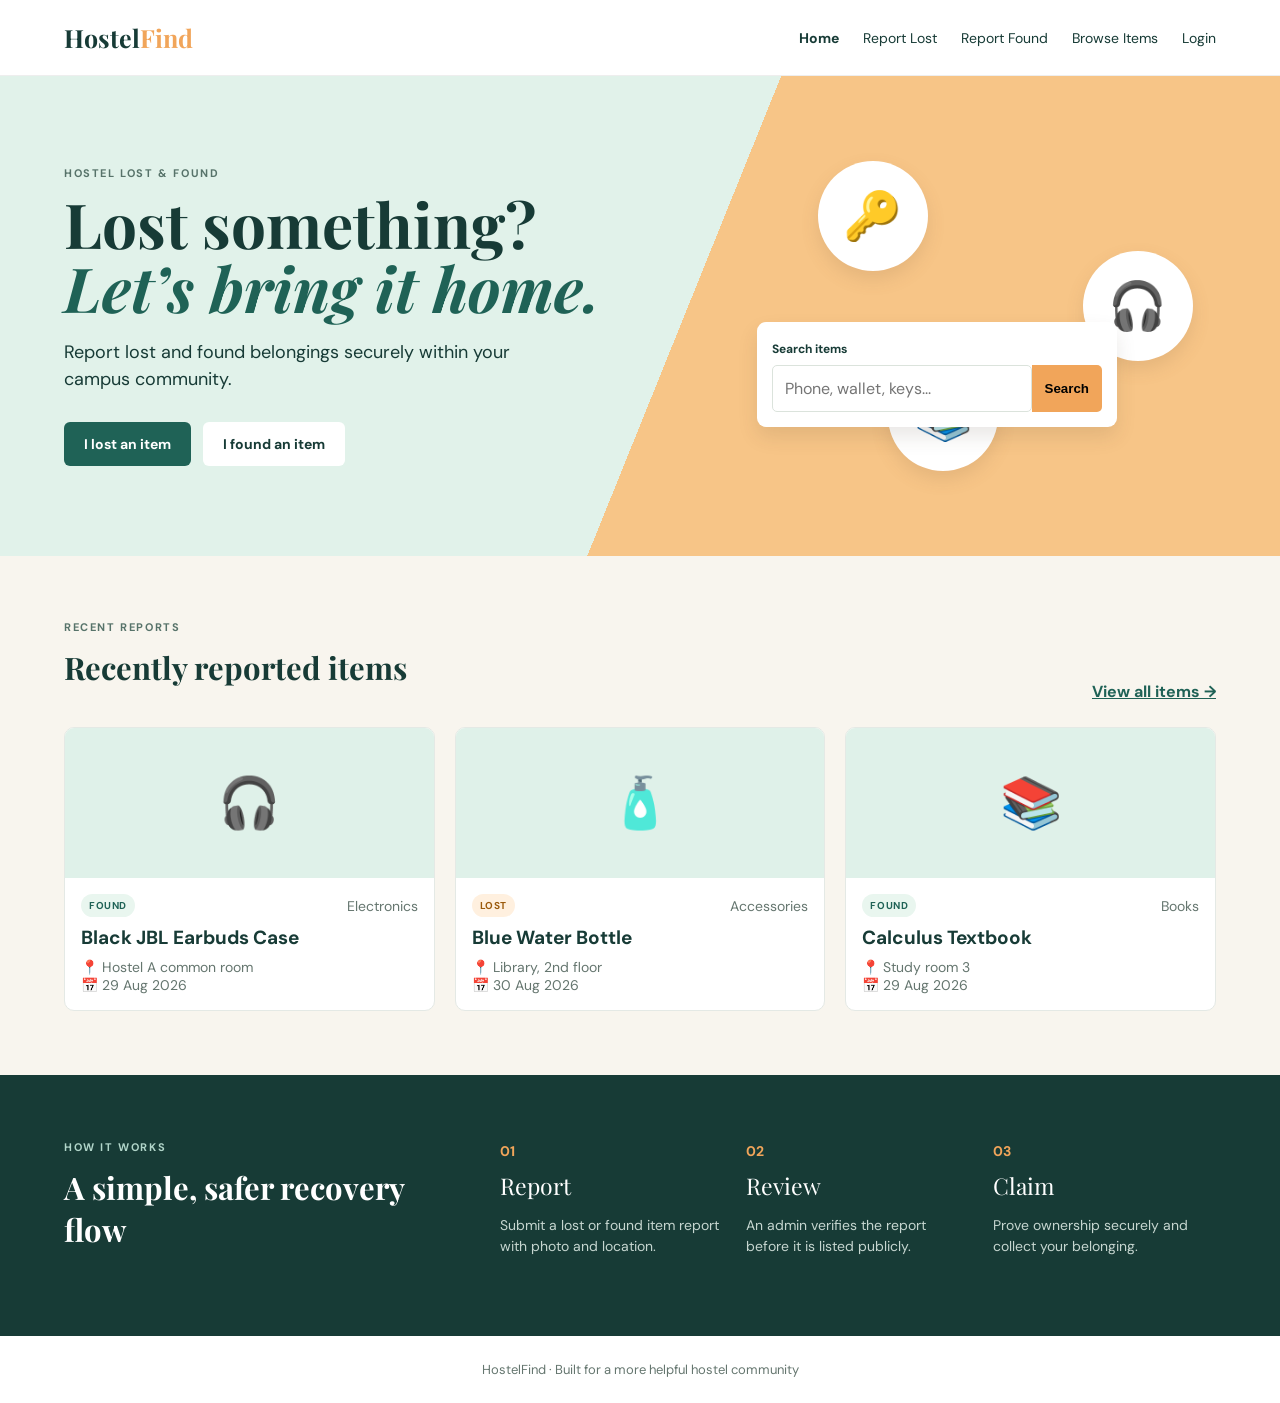
<file: pehle-mvp-decide-karo-first-version/frontend/index.html>
<!doctype html><html lang="en"><head><meta charset="UTF-8"><meta name="viewport" content="width=device-width,initial-scale=1.0"><title>HostelFind | Lost & Found</title><link rel="stylesheet" href="css/style.css"></head><body>
<header><a class="brand" href="index.html">Hostel<span>Find</span></a><button class="menu" aria-label="Toggle navigation">☰</button><nav><a class="active" href="index.html">Home</a><a href="report.html?type=LOST">Report Lost</a><a href="report.html?type=FOUND">Report Found</a><a href="items.html">Browse Items</a><a href="login.html">Login</a></nav></header>
<main><section class="hero"><div><p class="eyebrow">HOSTEL LOST & FOUND</p><h1>Lost something?<br><em>Let’s bring it home.</em></h1><p>Report lost and found belongings securely within your campus community.</p><div class="actions"><a class="btn primary" href="report.html?type=LOST">I lost an item</a><a class="btn light" href="report.html?type=FOUND">I found an item</a></div></div><div class="hero-art"><span>🔑</span><span>🎧</span><span>📚</span><div class="search-card"><label>Search items</label><form id="home-search"><input name="q" placeholder="Phone, wallet, keys..."><button>Search</button></form></div></div></section>
<section class="section"><div class="section-heading"><div><p class="eyebrow">RECENT REPORTS</p><h2>Recently reported items</h2></div><a href="items.html">View all items →</a></div><div class="cards" id="recent-items"></div></section>
<section class="how"><div><p class="eyebrow">HOW IT WORKS</p><h2>A simple, safer recovery flow</h2></div><div class="steps"><article><b>01</b><h3>Report</h3><p>Submit a lost or found item report with photo and location.</p></article><article><b>02</b><h3>Review</h3><p>An admin verifies the report before it is listed publicly.</p></article><article><b>03</b><h3>Claim</h3><p>Prove ownership securely and collect your belonging.</p></article></div></section></main>
<footer>HostelFind · Built for a more helpful hostel community</footer><script src="js/app.js"></script></body></html>
</file>
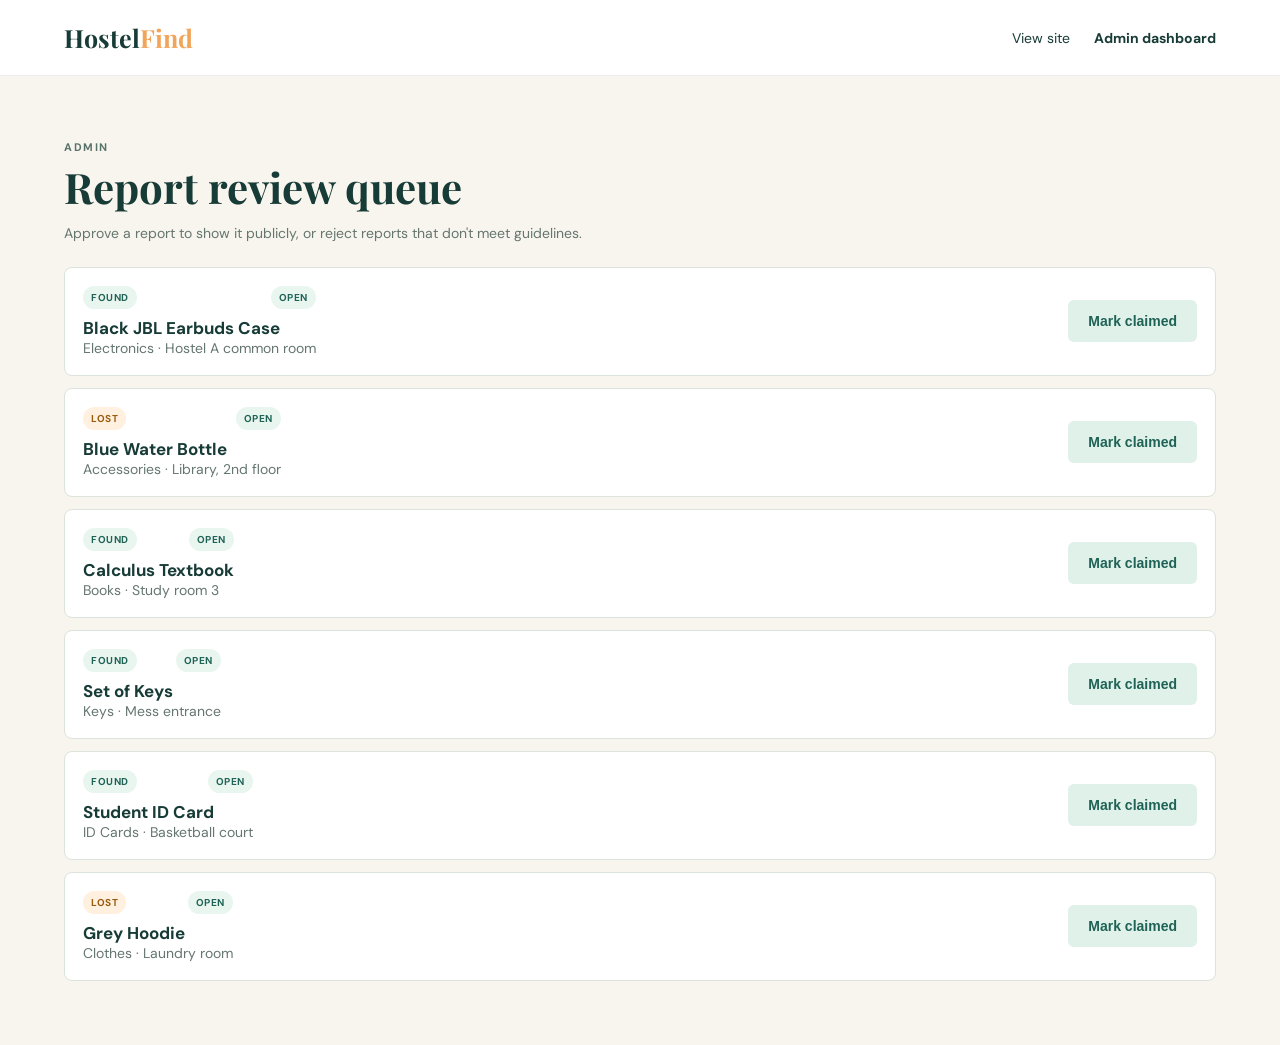
<file: pehle-mvp-decide-karo-first-version/frontend/admin.html>
<!doctype html><html lang="en"><head><meta charset="UTF-8"><meta name="viewport" content="width=device-width,initial-scale=1.0"><title>Admin Dashboard | HostelFind</title><link rel="stylesheet" href="css/style.css"></head><body><header><a class="brand" href="index.html">Hostel<span>Find</span></a><nav><a href="index.html">View site</a><a class="active" href="admin.html">Admin dashboard</a></nav></header><main class="page"><p class="eyebrow">ADMIN</p><h1>Report review queue</h1><p class="muted">Approve a report to show it publicly, or reject reports that don't meet guidelines.</p><div id="admin-items" class="admin-list"></div></main><script src="js/app.js"></script></body></html>
</file>
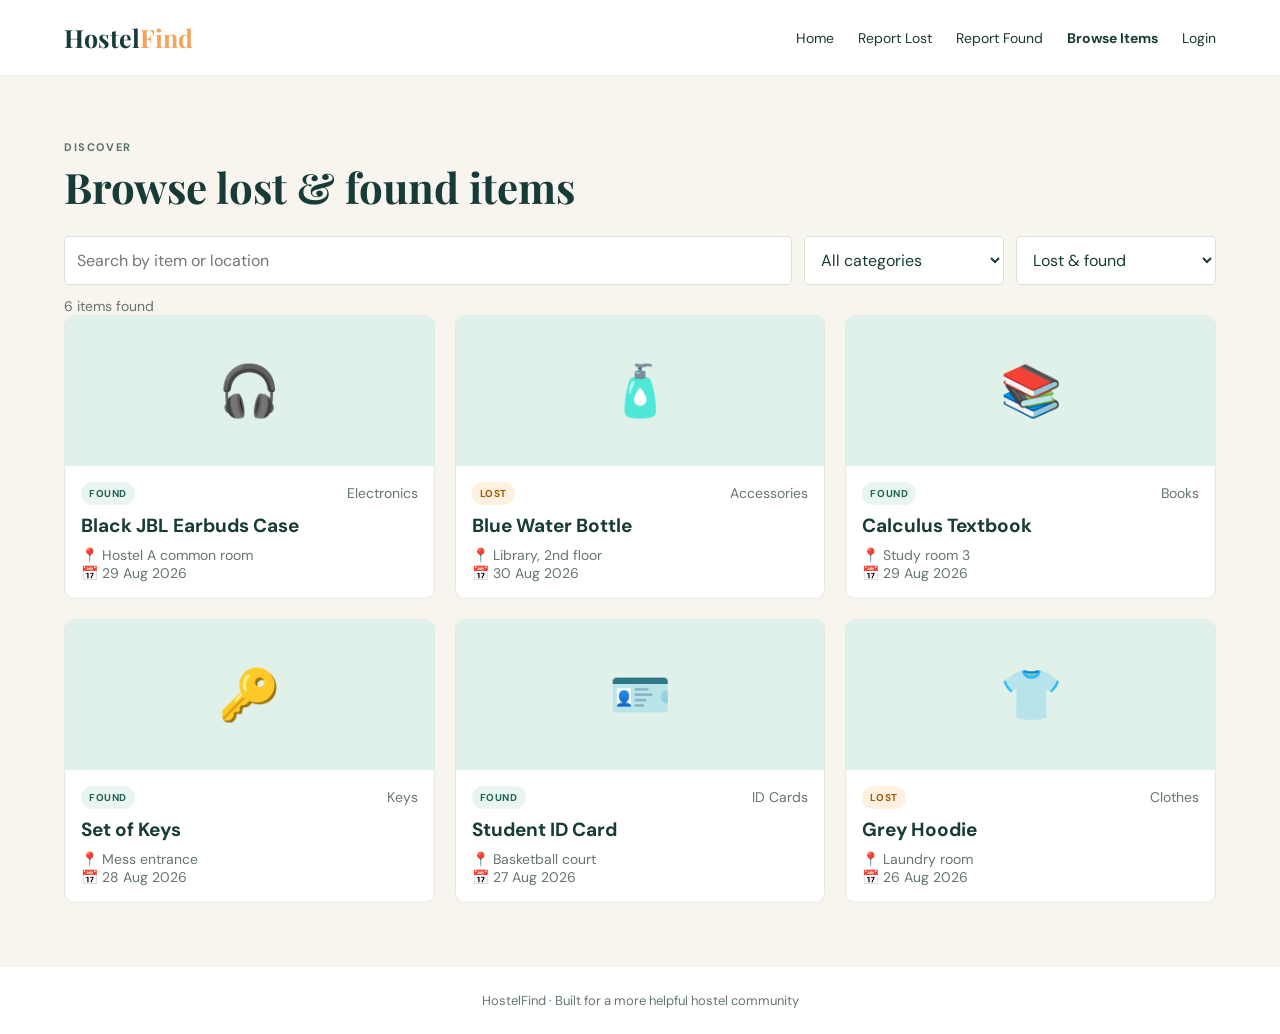
<file: pehle-mvp-decide-karo-first-version/frontend/items.html>
<!doctype html><html lang="en"><head><meta charset="UTF-8"><meta name="viewport" content="width=device-width,initial-scale=1.0"><title>Browse Items | HostelFind</title><link rel="stylesheet" href="css/style.css"></head><body><header><a class="brand" href="index.html">Hostel<span>Find</span></a><button class="menu">☰</button><nav><a href="index.html">Home</a><a href="report.html?type=LOST">Report Lost</a><a href="report.html?type=FOUND">Report Found</a><a class="active" href="items.html">Browse Items</a><a href="login.html">Login</a></nav></header><main class="page"><p class="eyebrow">DISCOVER</p><h1>Browse lost & found items</h1><div class="filters"><input id="search" placeholder="Search by item or location"><select id="category"><option value="">All categories</option><option>Electronics</option><option>ID Cards</option><option>Keys</option><option>Clothes</option><option>Books</option><option>Wallet</option><option>Accessories</option><option>Other</option></select><select id="type"><option value="">Lost & found</option><option value="LOST">Lost</option><option value="FOUND">Found</option></select></div><p id="result-count" class="muted"></p><div class="cards" id="item-list"></div></main><footer>HostelFind · Built for a more helpful hostel community</footer><script src="js/app.js"></script></body></html>
</file>
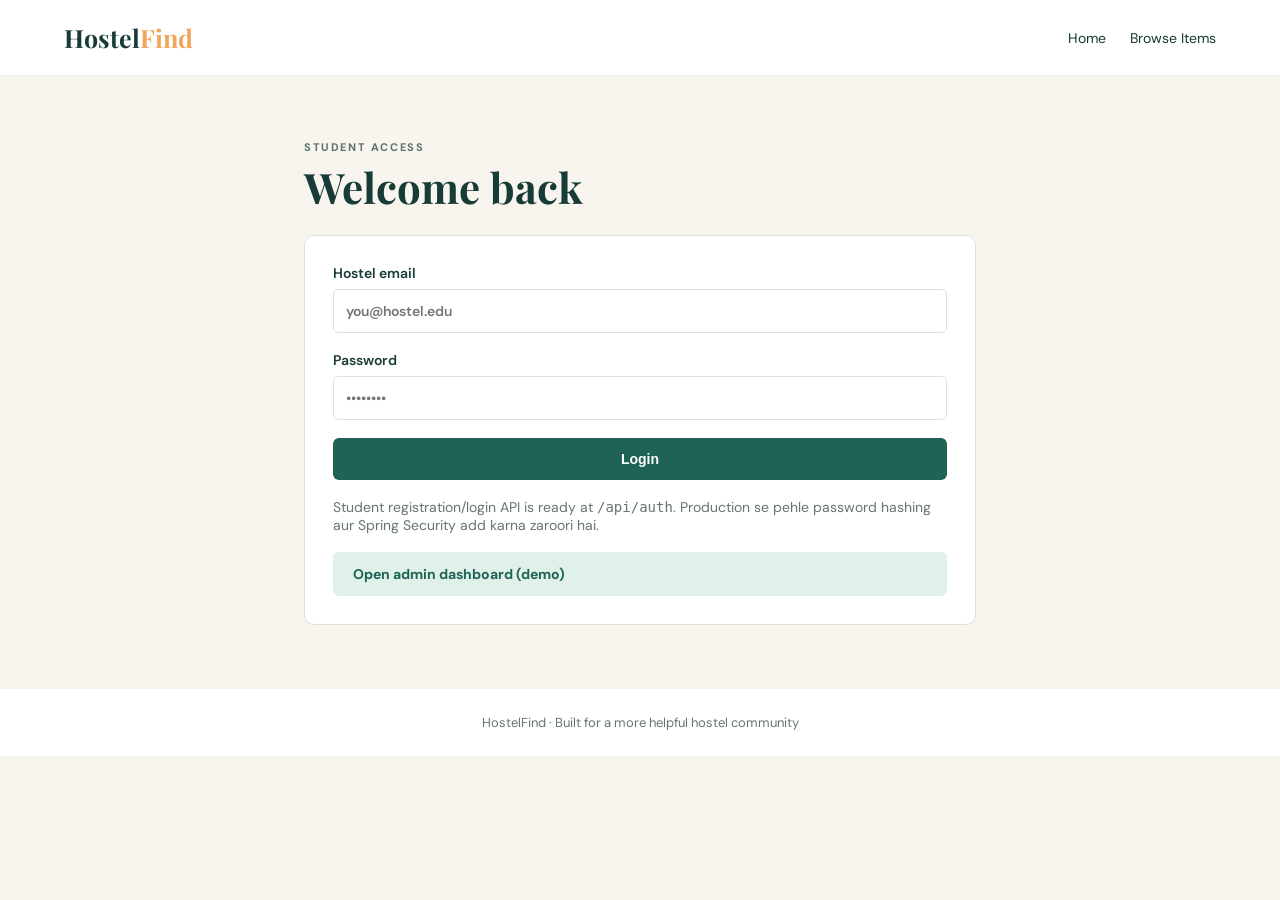
<file: pehle-mvp-decide-karo-first-version/frontend/login.html>
<!doctype html><html lang="en"><head><meta charset="UTF-8"><meta name="viewport" content="width=device-width,initial-scale=1.0"><title>Login | HostelFind</title><link rel="stylesheet" href="css/style.css"></head><body><header><a class="brand" href="index.html">Hostel<span>Find</span></a><nav><a href="index.html">Home</a><a href="items.html">Browse Items</a></nav></header><main class="page narrow"><p class="eyebrow">STUDENT ACCESS</p><h1>Welcome back</h1><form class="form-card" id="login-form"><label>Hostel email<input required type="email" placeholder="you@hostel.edu"></label><label>Password<input required type="password" placeholder="••••••••"></label><button class="btn primary">Login</button><p class="muted">Student registration/login API is ready at <code>/api/auth</code>. Production se pehle password hashing aur Spring Security add karna zaroori hai.</p><a class="btn secondary" href="admin.html">Open admin dashboard (demo)</a></form></main><footer>HostelFind · Built for a more helpful hostel community</footer><script src="js/app.js"></script></body></html>
</file>
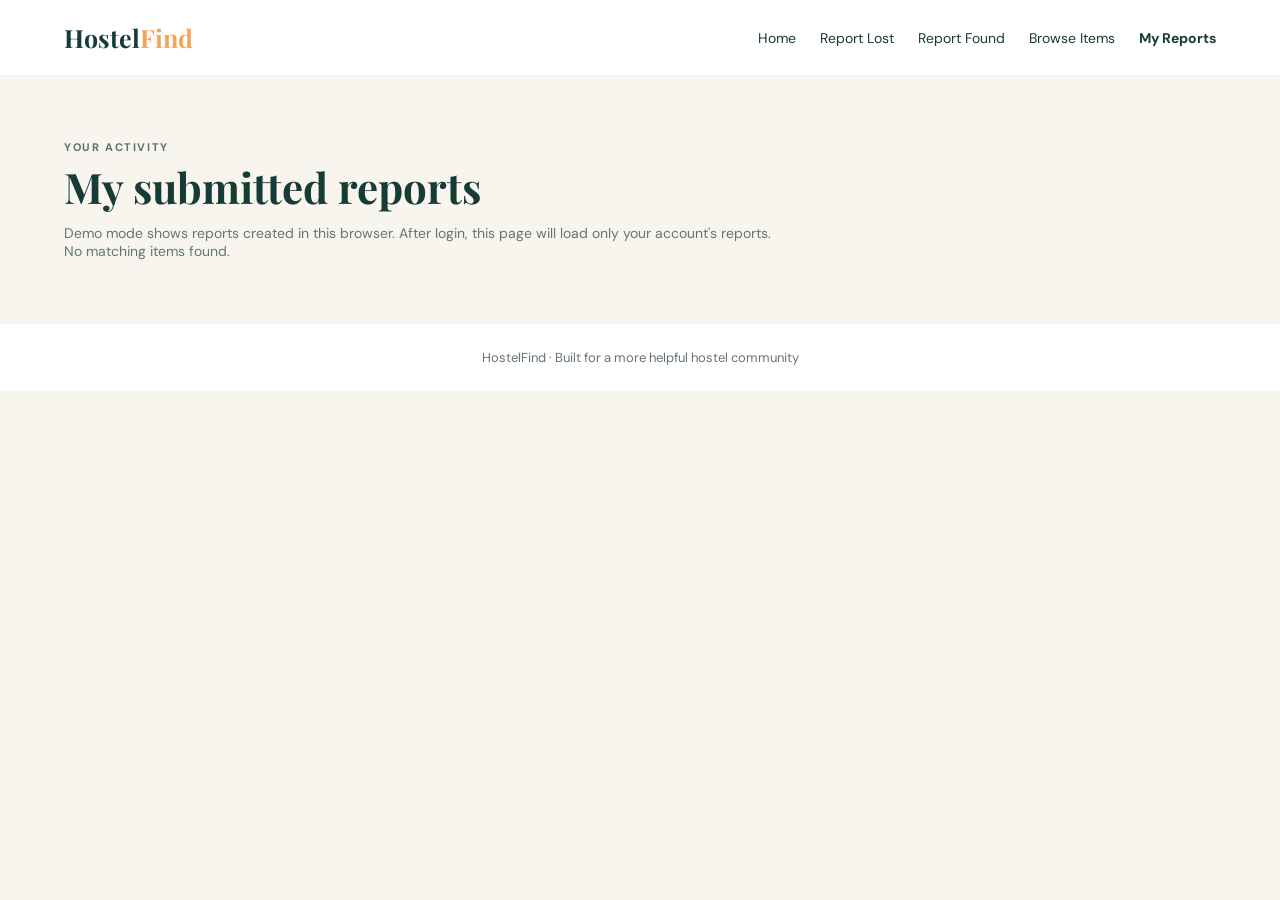
<file: pehle-mvp-decide-karo-first-version/frontend/my-reports.html>
<!doctype html><html lang="en"><head><meta charset="UTF-8"><meta name="viewport" content="width=device-width,initial-scale=1.0"><title>My Reports | HostelFind</title><link rel="stylesheet" href="css/style.css"></head><body><header><a class="brand" href="index.html">Hostel<span>Find</span></a><button class="menu">☰</button><nav><a href="index.html">Home</a><a href="report.html?type=LOST">Report Lost</a><a href="report.html?type=FOUND">Report Found</a><a href="items.html">Browse Items</a><a class="active" href="my-reports.html">My Reports</a></nav></header><main class="page"><p class="eyebrow">YOUR ACTIVITY</p><h1>My submitted reports</h1><p class="muted">Demo mode shows reports created in this browser. After login, this page will load only your account's reports.</p><div class="cards" id="my-items"></div></main><footer>HostelFind · Built for a more helpful hostel community</footer><script src="js/app.js"></script></body></html>
</file>
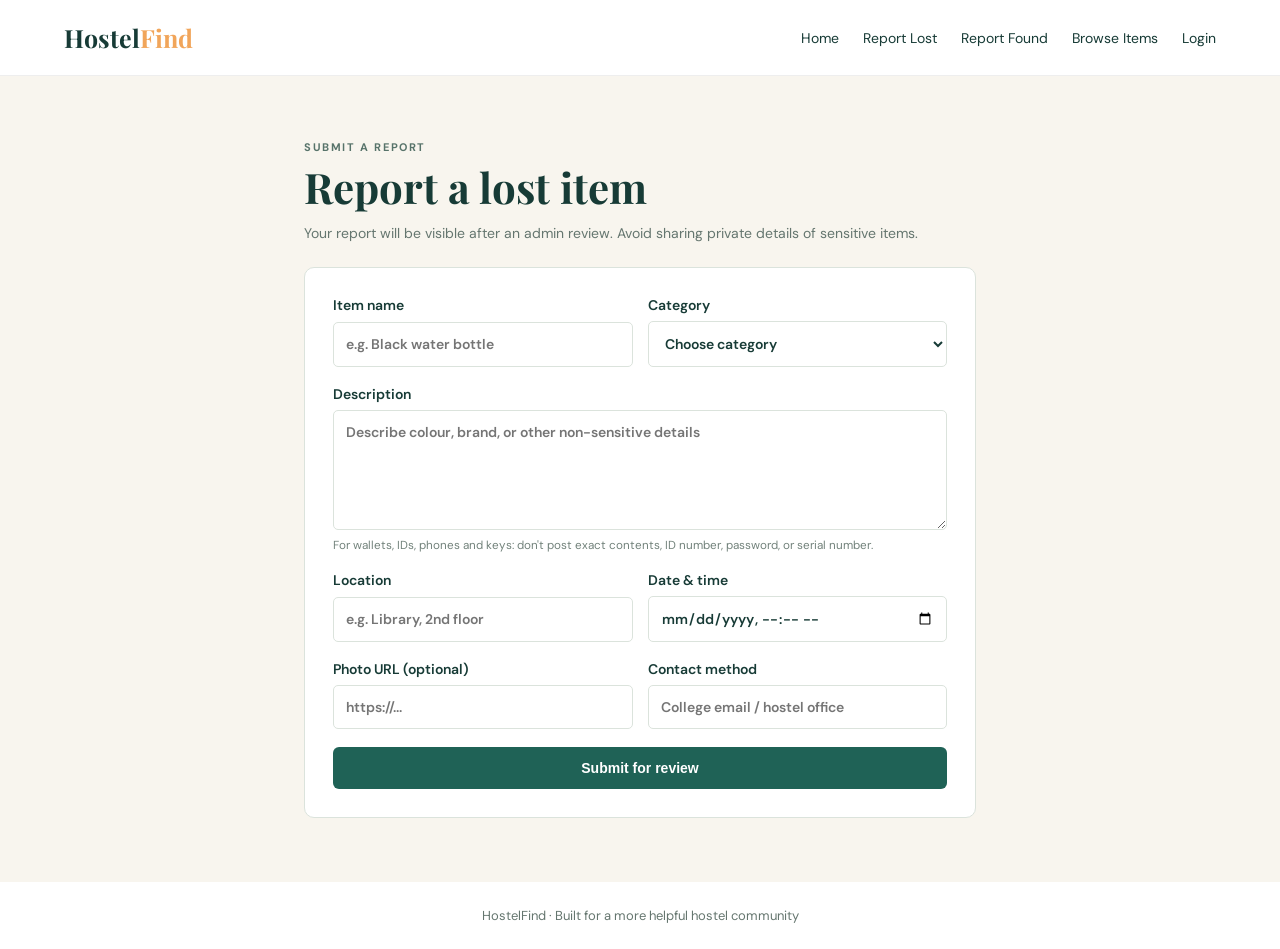
<file: pehle-mvp-decide-karo-first-version/frontend/report.html>
<!doctype html><html lang="en"><head><meta charset="UTF-8"><meta name="viewport" content="width=device-width,initial-scale=1.0"><title>Report Item | HostelFind</title><link rel="stylesheet" href="css/style.css"></head><body><header><a class="brand" href="index.html">Hostel<span>Find</span></a><button class="menu">☰</button><nav><a href="index.html">Home</a><a href="report.html?type=LOST">Report Lost</a><a href="report.html?type=FOUND">Report Found</a><a href="items.html">Browse Items</a><a href="login.html">Login</a></nav></header><main class="page narrow"><p class="eyebrow">SUBMIT A REPORT</p><h1 id="report-title">Report an item</h1><p class="muted">Your report will be visible after an admin review. Avoid sharing private details of sensitive items.</p><form class="form-card" id="report-form"><div class="form-grid"><label>Item name<input required name="title" placeholder="e.g. Black water bottle"></label><label>Category<select required name="category"><option value="">Choose category</option><option>Electronics</option><option>ID Cards</option><option>Keys</option><option>Clothes</option><option>Books</option><option>Wallet</option><option>Accessories</option><option>Other</option></select></label></div><label>Description<textarea required name="description" placeholder="Describe colour, brand, or other non-sensitive details"></textarea><small>For wallets, IDs, phones and keys: don't post exact contents, ID number, password, or serial number.</small></label><div class="form-grid"><label>Location<input required name="location" placeholder="e.g. Library, 2nd floor"></label><label>Date & time<input required type="datetime-local" name="date"></label></div><div class="form-grid"><label>Photo URL (optional)<input type="url" name="imageUrl" placeholder="https://..."></label><label>Contact method<input required name="contactMethod" placeholder="College email / hostel office"></label></div><button class="btn primary">Submit for review</button></form></main><footer>HostelFind · Built for a more helpful hostel community</footer><script src="js/app.js"></script></body></html>
</file>
<file: pehle-mvp-decide-karo-first-version/frontend/css/style.css>
@import url('https://fonts.googleapis.com/css2?family=DM+Sans:wght@400;500;600;700&family=Playfair+Display:ital,wght@0,600;0,700;1,600&display=swap');
:root{--ink:#173b36;--green:#1f6256;--mint:#dff1e9;--cream:#f8f5ee;--orange:#f1a55a;--line:#dbe3dc}*{box-sizing:border-box}body{margin:0;color:var(--ink);background:var(--cream);font:16px 'DM Sans',sans-serif}header{height:76px;display:flex;align-items:center;justify-content:space-between;padding:0 max(5vw,28px);background:#fff;border-bottom:1px solid #eee}.brand{font:700 25px 'Playfair Display';color:var(--ink);text-decoration:none}.brand span{color:var(--orange)}nav{display:flex;gap:24px;align-items:center}nav a{color:var(--ink);text-decoration:none;font-size:14px}nav .active{font-weight:700}.menu{display:none;border:0;background:none;font-size:22px}.hero{min-height:480px;padding:75px max(5vw,28px);display:grid;grid-template-columns:1.15fr .85fr;align-items:center;gap:50px;background:linear-gradient(112deg,#e1f2ea 0%,#e1f2ea 53%,#f7c587 53%)}.eyebrow{letter-spacing:1.6px;font-size:11px;font-weight:700;color:#57736a;margin:0 0 12px}h1,h2,h3{font-family:'Playfair Display',serif;margin:0 0 14px}h1{font-size:clamp(37px,5vw,62px);line-height:1.04}h1 em{color:var(--green)}h2{font-size:31px}.hero p:not(.eyebrow){font-size:18px;line-height:1.55;max-width:490px}.actions{display:flex;gap:12px;margin-top:28px}.btn{border:0;border-radius:6px;padding:13px 20px;font-weight:700;text-decoration:none;cursor:pointer;display:inline-block;font-size:14px}.primary{background:var(--green);color:white}.light{background:#fff;color:var(--ink)}.hero-art{height:310px;position:relative}.hero-art>span{position:absolute;background:#fff;border-radius:50%;width:110px;height:110px;display:grid;place-items:center;font-size:47px;box-shadow:0 8px 18px #85624128}.hero-art>span:nth-child(1){top:0;left:15%}.hero-art>span:nth-child(2){top:90px;right:5%}.hero-art>span:nth-child(3){bottom:0;left:30%}.search-card{position:absolute;z-index:1;left:2%;bottom:44px;width:min(360px,95%);padding:15px;background:#fff;border-radius:9px;box-shadow:0 10px 20px #4d3e281e}.search-card label{font-size:12px;font-weight:700}.search-card form{display:flex;margin-top:7px}.search-card input{min-width:0}.search-card button{background:var(--orange);border:0;padding:0 13px;border-radius:0 5px 5px 0;font-weight:700}.section,.page{padding:64px max(5vw,28px)}.section-heading{display:flex;justify-content:space-between;align-items:end;margin-bottom:25px}.section-heading a{color:var(--green);font-weight:700}.cards{display:grid;grid-template-columns:repeat(3,1fr);gap:20px}.card{background:#fff;border:1px solid #e4e9e5;border-radius:10px;overflow:hidden;text-decoration:none;color:inherit;transition:.15s}.card:hover{transform:translateY(-3px);box-shadow:0 7px 20px #173b3612}.card-image,.detail-image{background:var(--mint);height:150px;display:grid;place-items:center;font-size:50px}.card-body{padding:16px}.badges{display:flex;justify-content:space-between;align-items:center;margin-bottom:8px}.badge{font-size:10px;font-weight:700;letter-spacing:.6px;padding:5px 8px;border-radius:30px;background:#e9f6ef;color:var(--green)}.lost{background:#fff0df;color:#9b5a0c}.card h3{font:700 19px 'DM Sans';margin:0 0 8px}.card p,.muted{color:#65766f;font-size:14px;margin:0}.how{background:var(--ink);color:#fff;padding:65px max(5vw,28px);display:grid;grid-template-columns:.7fr 1.3fr;gap:50px}.how .eyebrow{color:#b1d5c9}.steps{display:grid;grid-template-columns:repeat(3,1fr);gap:24px}.steps b{color:var(--orange);font-size:14px}.steps h3{font:23px 'Playfair Display';margin:9px 0}.steps p{color:#c6d6d0;font-size:14px;line-height:1.5}footer{padding:25px 5vw;text-align:center;font-size:13px;color:#65766f;background:#fff}.page h1{font-size:42px}.filters{display:flex;gap:12px;margin:26px 0 12px}.filters input{flex:1}.filters select{max-width:200px}input,select,textarea{width:100%;border:1px solid var(--line);border-radius:5px;padding:12px;font:inherit;color:var(--ink);background:#fff}textarea{min-height:120px;resize:vertical}.form-card{margin-top:25px;background:#fff;border:1px solid var(--line);border-radius:10px;padding:28px;display:grid;gap:18px}.form-card label{font-size:14px;font-weight:600;display:grid;gap:7px}.form-card small{font-weight:400;color:#72827b}.form-grid{display:grid;grid-template-columns:1fr 1fr;gap:15px}.narrow{max-width:800px;margin:auto}.detail{display:grid;grid-template-columns:minmax(280px,.8fr) 1.2fr;gap:42px;margin-top:20px}.detail-image{height:330px;border-radius:10px;font-size:100px}.detail p{line-height:1.6}.detail .btn{margin-top:20px}.claim-box{margin-top:20px}.admin-list{display:grid;gap:12px;margin-top:25px}.admin-row{padding:18px;background:white;border:1px solid var(--line);border-radius:8px;display:flex;align-items:center;justify-content:space-between;gap:18px}.admin-row h3{font:700 17px 'DM Sans';margin:0}.admin-actions{display:flex;gap:8px}.secondary{background:var(--mint);color:var(--green)}.danger{background:#fff0df;color:#9b5a0c}@media(max-width:700px){header{height:65px}.menu{display:block}nav{display:none;position:absolute;z-index:3;top:65px;left:0;right:0;padding:20px;background:#fff;flex-direction:column;align-items:start;box-shadow:0 8px 10px #0001}nav.show{display:flex}.hero{grid-template-columns:1fr;padding-top:50px}.hero-art{height:230px}.cards{grid-template-columns:1fr}.how{grid-template-columns:1fr}.steps{grid-template-columns:1fr}.filters,.form-grid,.detail{grid-template-columns:1fr;display:grid}.filters select{max-width:none}.section-heading{align-items:start;gap:15px;flex-direction:column}.admin-row{align-items:start;flex-direction:column}}
</file>
